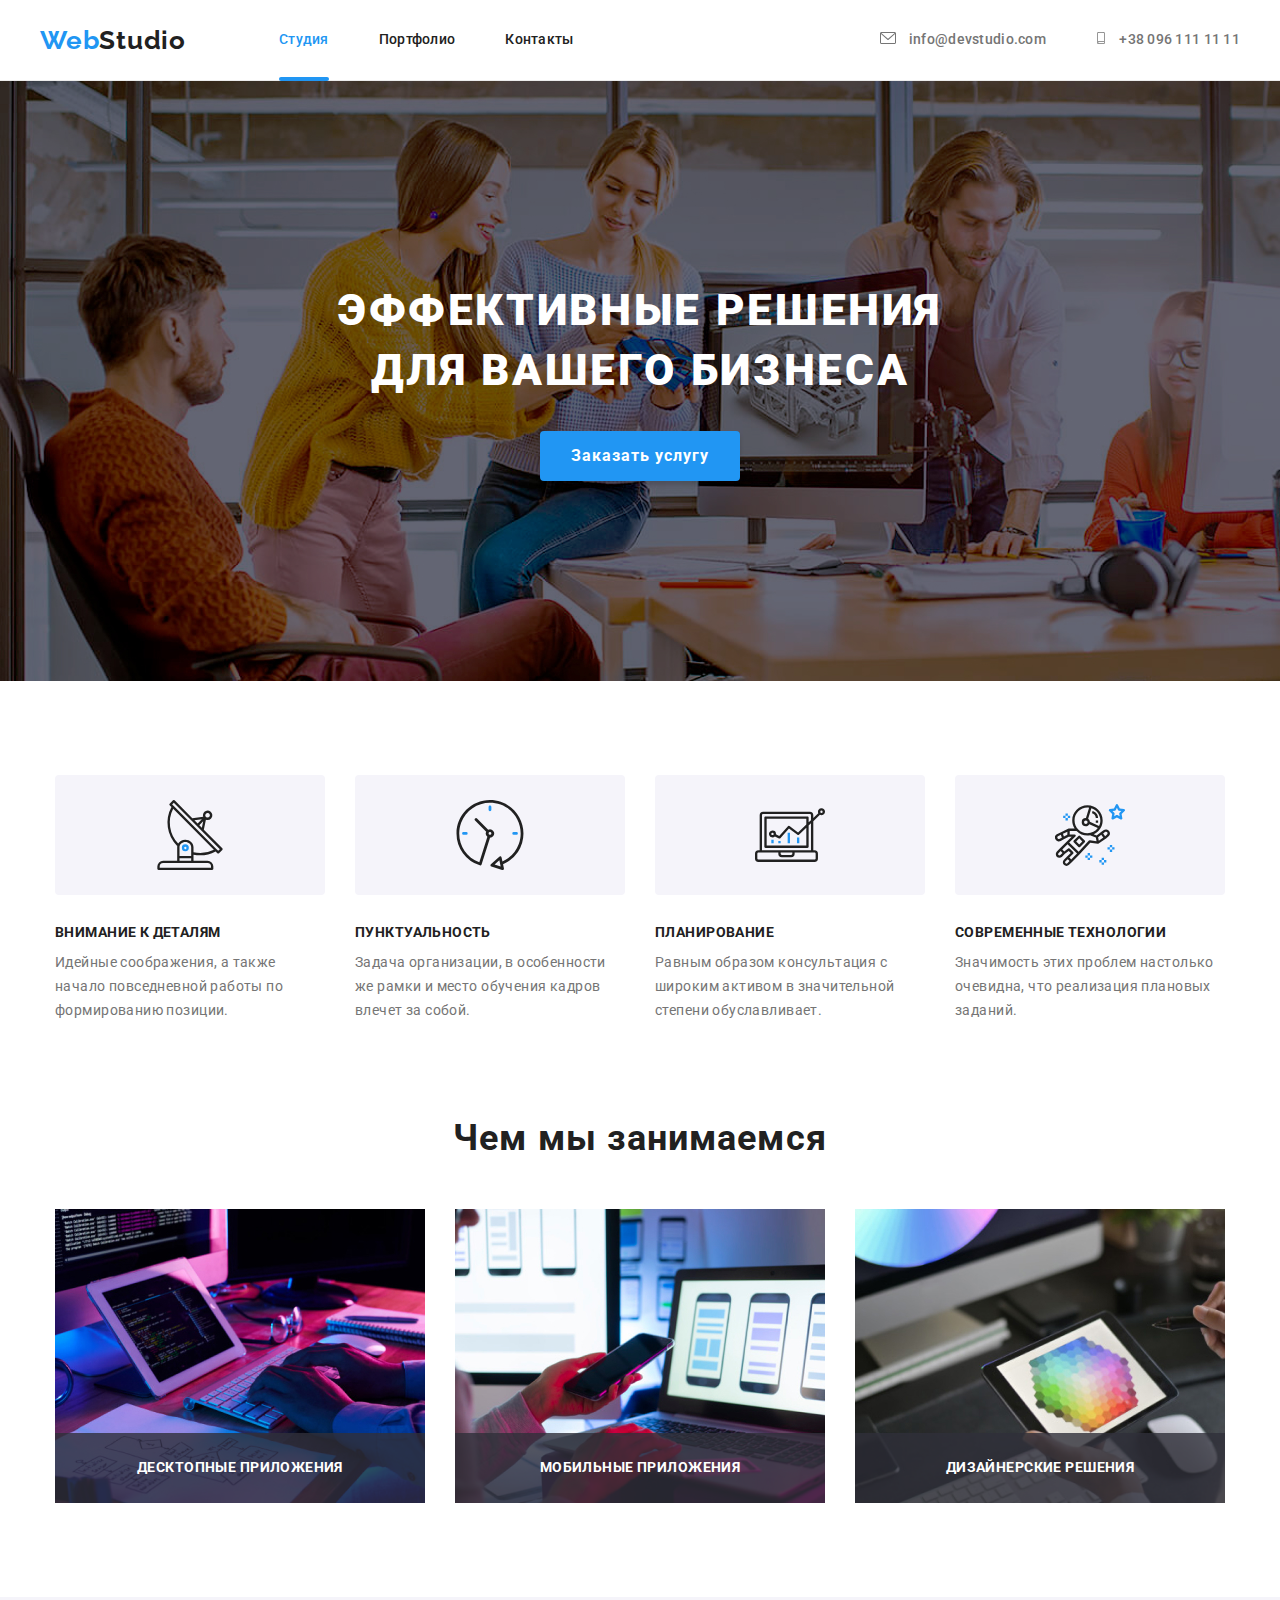
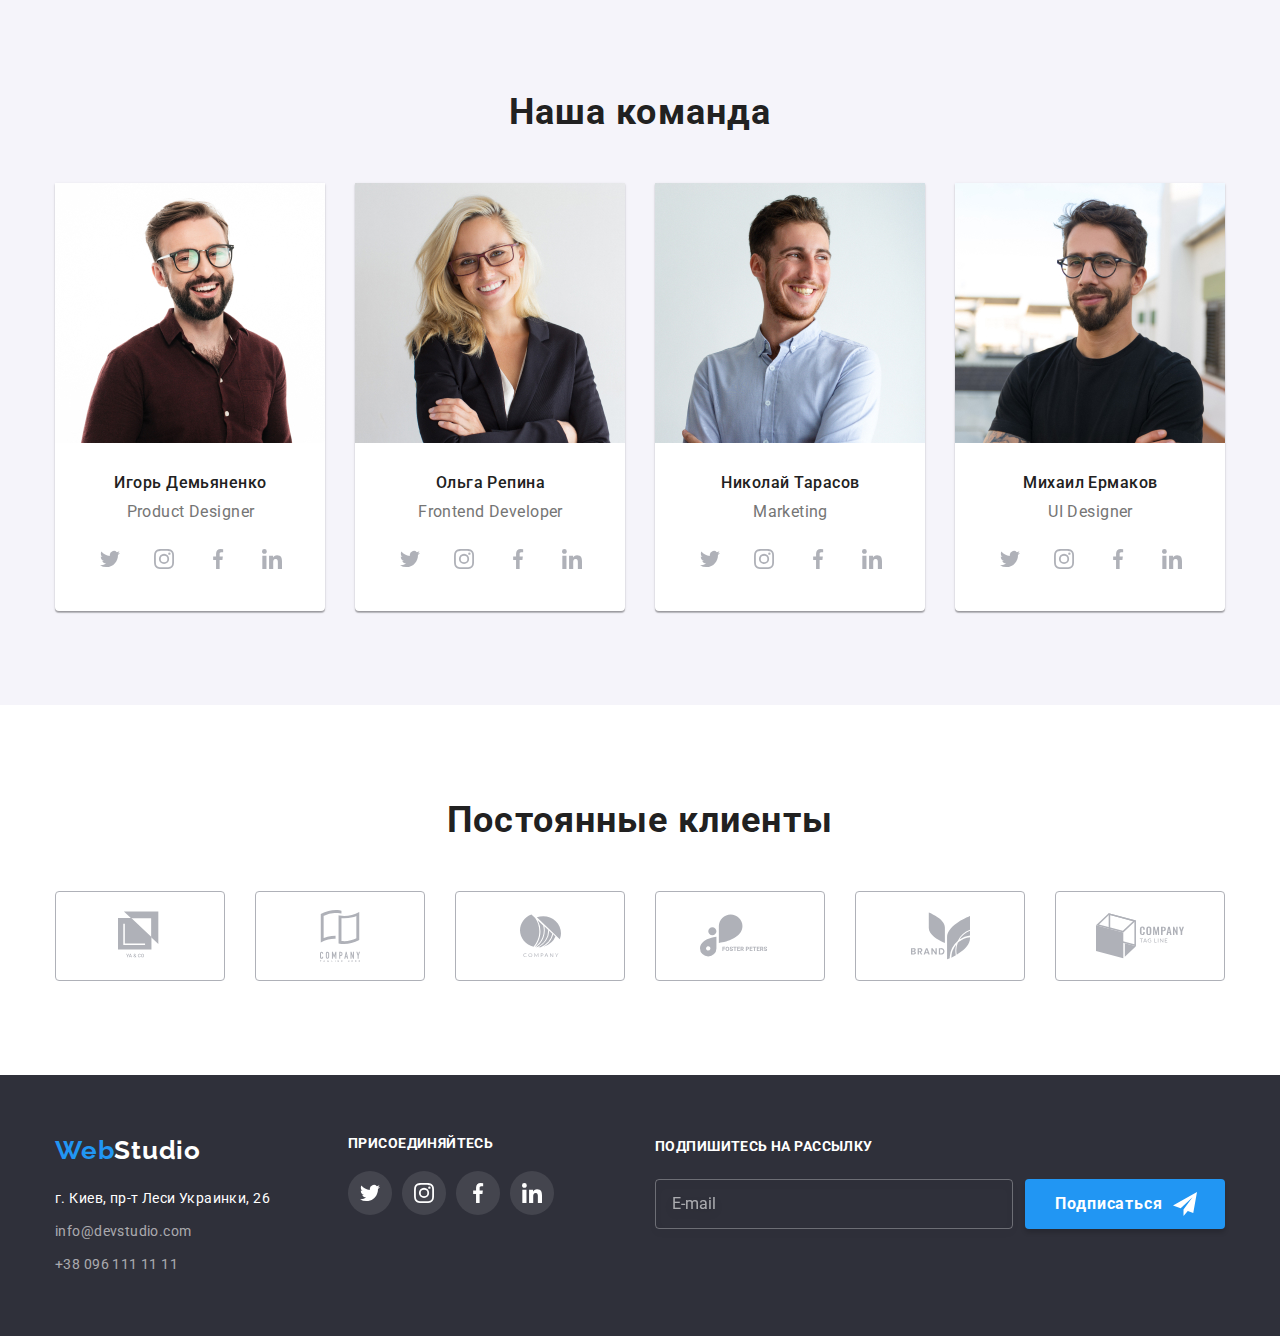
<file: index.html>
<!DOCTYPE html>
<html lang="ru">

<head>
    <meta charset="UTF-8">
    <meta http-equiv="X-UA-Compatible" content="IE=edge">
    <meta name="viewport" content="width=device-width, initial-scale=1.0">
    <link rel="preconnect" href="https://fonts.gstatic.com">
    <link href="https://fonts.googleapis.com/css2?family=Raleway:wght@700&family=Roboto:wght@400;500;900&display=swap" rel="stylesheet">
    <link rel="stylesheet" href="./css/modern-normalize.css">
    <link rel="stylesheet" href="./css/positioning/base.css">
    <link rel="stylesheet" href="./css/styles/base.css">
    <link rel="stylesheet" href="./css/positioning/studio.css">
    <link rel="stylesheet" href="./css/styles/studio.css">
    <title>Document</title>
</head>

<body>
    <header>
        <div class="centrion">
            <nav>
                <a href="./index.html" class="logo"><span>Web</span>Studio</a>
                <ul>
                    <li>
                        <a class="activated" href="./index.html">Студия</a>
                    </li>
                    <li>
                        <a href="./portfolio.html">Портфолио</a>
                    </li>
                    <li>
                        <a href="./contacts.html">Контакты</a>
                    </li>
                </ul>
            </nav>
            <address>
                <a href="mailto:info@devstudio.com">
                    <svg class="icon">
                        <use xlink:href="./images/sprite.svg#mail"></use>
                    </svg>
                    info@devstudio.com
                </a>

                <a href="tel:+380961111111">
                    <svg class="icon">
                        <use href="./images/sprite.svg#tel"></use>
                    </svg>
                    +38 096 111 11 11
                </a>
            </address>
        </div>
    </header>

    <main>
        <section class="hero">
            <h1>Эффективные решения для вашего бизнеса</h1>
            <button data-modal-open="">Заказать услугу</button>

        </section>
        <section class="work">
            <div class="centrion">
                <h2 class="disable">Наши ценности</h2>
                <ul>
                    <li>
                        <div class="back">
                            <svg>
                                <use href=./images/sprite.svg#antenna></use>
                            </svg>
                        </div>
                        <h3>Внимание к деталям</h3>
                        <p>Идейные соображения, а также начало повседневной работы по формированию позиции.</p>
                    </li>
                    <li>
                        <div class="back">
                            <svg>
                                <use href=./images/sprite.svg#clock></use>
                            </svg>
                        </div>
                        <h3>Пунктуальность</h3>
                        <p>Задача организации, в особенности же рамки и место обучения кадров влечет за собой.</p>
                    </li>
                    <li>
                        <div class="back">
                            <svg>
                                <use href=./images/sprite.svg#comp></use>
                            </svg>
                        </div>
                        <h3>Планирование</h3>
                        <p>Равным образом консультация с широким активом в значительной степени обуславливает.</p>
                    </li>
                    <li>
                        <div class="back">
                            <svg>
                                <use href=./images/sprite.svg#astronaut></use>
                            </svg>
                        </div>
                        <h3>Современные технологии</h3>
                        <p>Значимость этих проблем настолько очевидна, что реализация плановых заданий.</p>
                    </li>
                </ul>
            </div>
        </section>
        <section class="photos">
            <div class="centrion">
                <h2 class="super">Чем мы занимаемся</h2>
                <ul>
                    <li>
                        <img src="./images/studio/img1.jpg" alt="Програмирование">
                        <h3>
                            Десктопные приложения
                        </h3>
                    </li>
                    <li>
                        <img src="./images/studio/img2.jpg" alt="Смартфон в руке">
                        <h3>
                            Мобильные приложения
                        </h3>
                    </li>
                    <li>
                        <img src="./images/studio/img3.jpg" alt="Рисование на планшете">
                        <h3>
                            Дизайнерские решения
                        </h3>
                    </li>
                </ul>
            </div>
        </section>
        <section class="team">
            <div class="centrion">
                <h2 class="super">Наша команда</h2>
                <ul>
                    <li>
                        <img src="./images/studio/img4.jpg" alt="Фото сотрудника">
                        <div class="textcard">
                            <h3>Игорь Демьяненко</h3>
                            <p>Product Designer</p>
                            <ul class="social">
                                <li>
                                    <a href="https://twitter.com/">
                                        <svg class="icon">
                                            <use href="./images/sprite.svg#twitt"></use>
                                        </svg>
                                    </a>

                                </li>
                                <li>
                                    <a href="https://www.instagram.com/">
                                        <svg class="icon">
                                            <use href="./images/sprite.svg#insta"></use>
                                        </svg>
                                    </a>
                                </li>
                                <li>
                                    <a href="https://www.facebook.com/">
                                        <svg class="icon">
                                            <use href="./images/sprite.svg#face"></use>
                                        </svg>
                                    </a>
                                </li>
                                <li>
                                    <a href="https://www.linkedin.com/">
                                        <svg class="icon">
                                            <use href="./images/sprite.svg#in"></use>
                                        </svg>
                                    </a>
                                </li>
                            </ul>
                        </div>
                    </li>
                    <li>
                        <img src="./images/studio/img5.jpg" alt="Фото сотрудника">
                        <div class="textcard">
                            <h3>Ольга Репина</h3>
                            <p>Frontend Developer</p>
                            <ul class="social">
                                <li>
                                    <a href="https://twitter.com/">
                                        <svg class="icon">
                                            <use href="./images/sprite.svg#twitt"></use>
                                        </svg>
                                    </a>

                                </li>
                                <li>
                                    <a href="https://www.instagram.com/">
                                        <svg class="icon">
                                            <use href="./images/sprite.svg#insta"></use>
                                        </svg>
                                    </a>
                                </li>
                                <li>
                                    <a href="https://www.facebook.com/">
                                        <svg class="icon">
                                            <use href="./images/sprite.svg#face"></use>
                                        </svg>
                                    </a>
                                </li>
                                <li>
                                    <a href="https://www.linkedin.com/">
                                        <svg class="icon">
                                            <use href="./images/sprite.svg#in"></use>
                                        </svg>
                                    </a>
                                </li>
                            </ul>
                        </div>
                    </li>
                    <li>
                        <img src="./images/studio/img6.jpg" alt="Фото сотрудника">
                        <div class="textcard">
                            <h3>Николай Тарасов</h3>
                            <p>Marketing</p>
                            <ul class="social">
                                <li>
                                    <a href="https://twitter.com/">
                                        <svg class="icon">
                                            <use href="./images/sprite.svg#twitt"></use>
                                        </svg>
                                    </a>

                                </li>
                                <li>
                                    <a href="https://www.instagram.com/">
                                        <svg class="icon">
                                            <use href="./images/sprite.svg#insta"></use>
                                        </svg>
                                    </a>
                                </li>
                                <li>
                                    <a href="https://www.facebook.com/">
                                        <svg class="icon">
                                            <use href="./images/sprite.svg#face"></use>
                                        </svg>
                                    </a>
                                </li>
                                <li>
                                    <a href="https://www.linkedin.com/">
                                        <svg class="icon">
                                            <use href="./images/sprite.svg#in"></use>
                                        </svg>
                                    </a>
                                </li>
                            </ul>
                        </div>
                    </li>
                    <li>
                        <img src="./images/studio/img7.jpg" alt="Фото сотрудника">
                        <div class="textcard">
                            <h3>Михаил Ермаков</h3>
                            <p>UI Designer</p>
                            <ul class="social">
                                <li>
                                    <a href="https://twitter.com/">
                                        <svg class="icon">
                                            <use href="./images/sprite.svg#twitt"></use>
                                        </svg>
                                    </a>

                                </li>
                                <li>
                                    <a href="https://www.instagram.com/">
                                        <svg class="icon">
                                            <use href="./images/sprite.svg#insta"></use>
                                        </svg>
                                    </a>
                                </li>
                                <li>
                                    <a href="https://www.facebook.com/">
                                        <svg class="icon">
                                            <use href="./images/sprite.svg#face"></use>
                                        </svg>
                                    </a>
                                </li>
                                <li>
                                    <a href="https://www.linkedin.com/">
                                        <svg class="icon">
                                            <use href="./images/sprite.svg#in"></use>
                                        </svg>
                                    </a>
                                </li>
                            </ul>
                        </div>
                    </li>
                </ul>
            </div>
        </section>
        <section class="clients">
            <div class="centrion">
                <h2 class="super">Постоянные клиенты</h2>
                <ul>
                    <li>
                        <a href="#">
                            <div class="back">
                                <svg class="icon">
                                    <use href="./images/sprite.svg#l1"></use>
                                </svg>
                            </div>
                        </a>
                    </li>
                    <li>
                        <a href="#">
                            <div class="back">
                                <svg class="icon">
                                    <use href="./images/sprite.svg#l2"></use>
                                </svg>
                            </div>
                        </a>
                    </li>
                    <li>
                        <a href="#">
                            <div class="back">
                                <svg class="icon">
                                    <use href="./images/sprite.svg#l3"></use>
                                </svg>
                            </div>
                        </a>
                    </li>
                    <li>
                        <a href="#">
                            <div class="back">
                                <svg class="icon">
                                    <use href="./images/sprite.svg#l4"></use>
                                </svg>
                            </div>
                        </a>
                    </li>
                    <li>
                        <a href="#">
                            <div class="back">
                                <svg class="icon">
                                    <use href="./images/sprite.svg#l5"></use>
                                </svg>
                            </div>
                        </a>
                    </li>
                    <li>
                        <a href="#">
                            <div class="back">
                                <svg class="icon">
                                    <use href="./images/sprite.svg#l6"></use>
                                </svg>
                            </div>
                        </a>
                    </li>
                </ul>
            </div>
        </section>
    </main>

    <footer>
        <div class="centrion">
            <div class="contacts"><a href="./index.html" class="logo"><span>Web</span>Studio</a>
                <address>
                    <a
                        href="https://www.google.com/maps/place/Lesi+Ukrainky+Blvd,+26,+Kyiv,+02000/@50.4265807,30.5361971,17z/data=!3m1!4b1!4m5!3m4!1s0x40d4cf0e033ecbe9:0x57a4dffefec77da0!8m2!3d50.4265807!4d30.5383858">г.
                        Киев, пр-т Леси Украинки, 26</a>
                    <a href="mailto:info@devstudio.com">info@devstudio.com</a>
                    <a href="tel:+380961111111">+38 096 111 11 11</a>
                </address>
            </div>
            <div class="connect">
                <p>присоединяйтесь</p>
                <ul class="social">
                    <li>
                        <a href="https://twitter.com/">
                            <svg class="icon">
                                <use href="./images/sprite.svg#twitt"></use>
                            </svg>
                        </a>

                    </li>
                    <li>
                        <a href="https://www.instagram.com/">
                            <svg class="icon">
                                <use href="./images/sprite.svg#insta"></use>
                            </svg>
                        </a>
                    </li>
                    <li>
                        <a href="https://www.facebook.com/">
                            <svg class="icon">
                                <use href="./images/sprite.svg#face"></use>
                            </svg>
                        </a>
                    </li>
                    <li>
                        <a href="https://www.linkedin.com/">
                            <svg class="icon">
                                <use href="./images/sprite.svg#in"></use>
                            </svg>
                        </a>
                    </li>
                </ul>

            </div>
            <div class="joinus">
                <form id="spam">
                    <label>подпишитесь на рассылку
                        <div class="send-items">
                            <input type="text" name="join" placeholder="E-mail">
                            <button type="submit">Подписаться</button>
                        </div>
                    </label>
                </form>
            </div>
    </footer>

    <div class="modal is_hidden" data-modal="">
        <div class="window">
            <button type="reset" data-modal-close="">
                <svg width="11" height="11" xmlns="http://www.w3.org/2000/svg">
                    <path
                        d="M11 1.108L9.892 0 5.5 4.392 1.108 0 0 1.108 4.392 5.5 0 9.892 1.108 11 5.5 6.608 9.892 11 11 9.892 6.608 5.5 11 1.108z" />
                </svg>
            </button>
            <form id="form" autocomplete="on">
                <fieldset form="form">
                    <legend>Оставьте свои данные, мы вам перезвоним</legend>
                    <label class="name">
                        Имя
                        <div class="input">
                            <input type="text" name="name">
                            <svg class="icon">
                                <use href="./images/studio/form.svg#name"></use>
                            </svg>
                        </div>
                    </label>
                    <label class="tel">
                        Телефон
                        <div class="input">
                            <input type="text" name="tel">
                            <svg class="icon">
                                <use href="./images/studio/form.svg#tel"></use>
                            </svg>
                        </div>
                    </label>
                    <label class="mail">
                        Почта
                        <div class="input">
                            <input type="text" name="mail">
                            <svg class="icon">
                                <use href="./images/studio/form.svg#mail"></use>
                            </svg>
                        </div>
                    </label><label for="comment">Комментарий
                        <textarea name="comment" placeholder="Введите текст"></textarea>
                    </label>
                </fieldset>
                <label class="license">
                    <div class="checkbox">
                        <input type="checkbox" name="license">
                        <svg class="icon">
                            <use href="./images/studio/form.svg#box"></use>
                        </svg>
                    </div>
                    Соглашаюсь с рассылкой и принимаю <a href="#">Условия договора</a>
                </label>

                <button type="submit" autofocus data-modal-close="">Отправить</button>
            </form>
        </div>
    </div>
    <script src="./js/modal.js"></script>
</body>


</html>
</file>
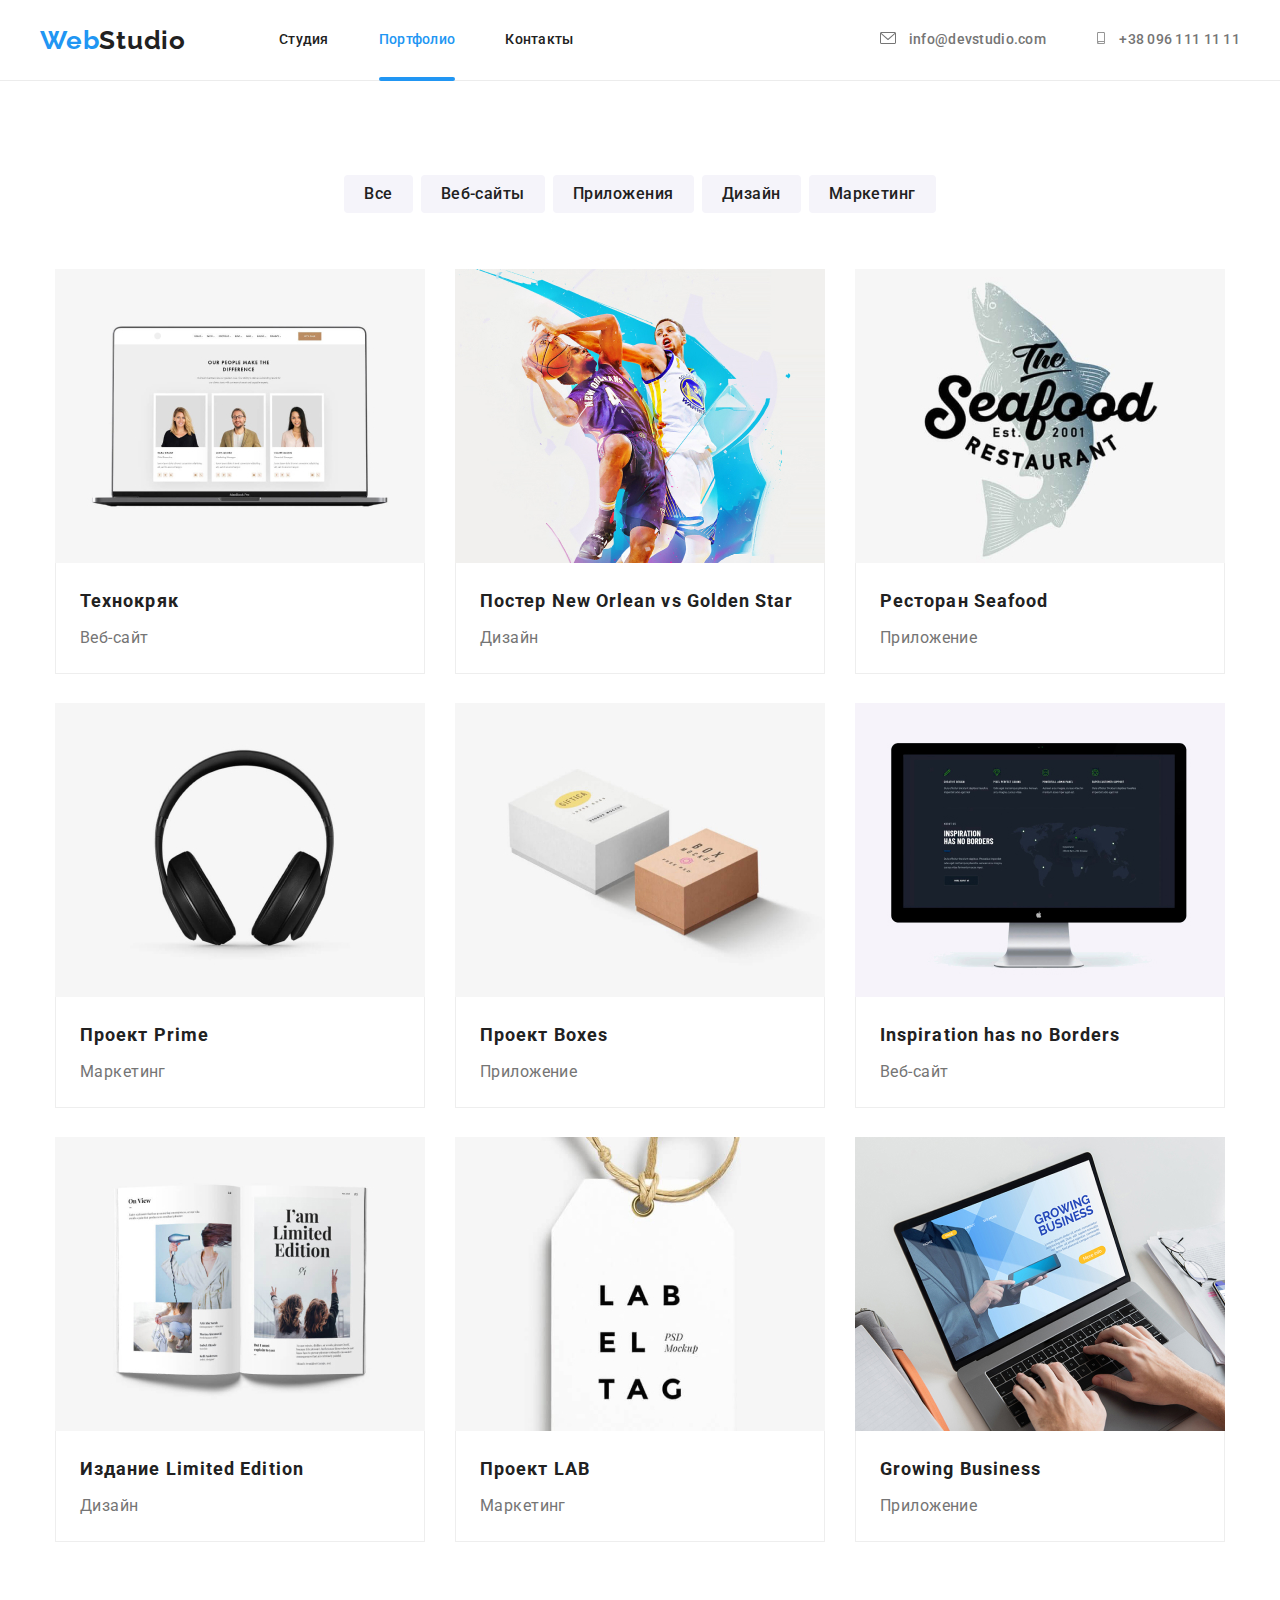
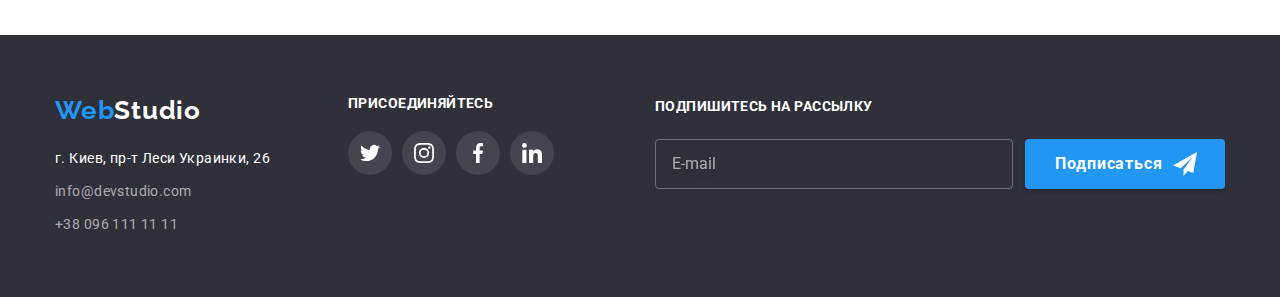
<file: portfolio.html>
<!DOCTYPE html>
<html lang="ru">

<head>
    <meta charset="UTF-8">
    <meta http-equiv="X-UA-Compatible" content="IE=edge">
    <meta name="viewport" content="width=device-width, initial-scale=1.0">
    <link rel="preconnect" href="https://fonts.gstatic.com">
    <link href="https://fonts.googleapis.com/css2?family=Raleway:wght@700&family=Roboto:wght@400;500;900&display=swap" rel="stylesheet">
    <link rel="stylesheet" href="./css/modern-normalize.css">
    <link rel="stylesheet" href="./css/positioning/base.css">
    <link rel="stylesheet" href="./css/styles/base.css">
    <link rel="stylesheet" href="./css/positioning/portfolio.css">
    <link rel="stylesheet" href="./css/styles/portfolio.css">
    <title>Document</title>
</head>

<body>
    <header>
        <div class="centrion">
            <nav>
                <a href="./index.html" class="logo"><span>Web</span>Studio</a>
                <ul>
                    <li>
                        <a href="./index.html">Студия</a>
                    </li>
                    <li>
                        <a class="activated" href="./portfolio.html">Портфолио</a>
                    </li>
                    <li>
                        <a href="./contacts.html">Контакты</a>
                    </li>
                </ul>
            </nav>
            <address>
                <a href="mailto:info@devstudio.com">
                    <svg class="icon">
                        <use xlink:href="./images/sprite.svg#mail"></use>
                    </svg>
                    info@devstudio.com
                </a>

                <a href="tel:+380961111111">
                    <svg class="icon">
                        <use href="./images/sprite.svg#tel"></use>
                    </svg>
                    +38 096 111 11 11
                </a>
            </address>
        </div>
    </header>

    <main>
        <h1 class="disable">Портфолио</h1>

        <section>
            <div class="centrion">
                <h2 class="disable">Наши работы</h2>
                <ul class="buttons">
                    <li><button>Все</button></li>
                    <li><button>Веб-сайты</button></li>
                    <li><button>Приложения</button></li>
                    <li><button>Дизайн</button></li>
                    <li><button>Маркетинг</button></li>
                </ul>

                <ul class="cards">
                    <li>
                        <a href="#">
                            <div class="card">
                                <div class="pic">
                                    <img src="./images/portfolio/img1.jpg " alt="ноут ">
                                    <p>Технокряк это современная площадка распространения коронавируса. Компании используют эту платформу для цифрового шпионажа и атак на защищённые сервера конкурентов.
                                    </p>
                                </div>
                                <div class="textcard">
                                    <h3>Технокряк</h3>
                                    <p>Веб-сайт</p>
                                </div>
                            </div>
                        </a>

                    </li>
                    <li>
                        <a href="#">
                            <div class="card">
                                <div class="pic">
                                    <img src="./images/portfolio/img2.jpg " alt="ноут ">
                                    <p>Технокряк это современная площадка распространения коронавируса. Компании используют эту платформу для цифрового шпионажа и атак на защищённые сервера конкурентов.
                                    </p>
                                </div>
                                <div class="textcard">
                                    <h3>Постер New Orlean vs Golden Star</h3>
                                    <p>Дизайн</p>
                                </div>
                            </div>
                        </a>

                    </li>
                    <li>
                        <a href="#">
                            <div class="card">
                                <div class="pic">
                                    <img src="./images/portfolio/img3.jpg " alt="ноут ">
                                    <p>Технокряк это современная площадка распространения коронавируса. Компании используют эту платформу для цифрового шпионажа и атак на защищённые сервера конкурентов.
                                    </p>
                                </div>
                                <div class="textcard">
                                    <h3>Ресторан Seafood</h3>
                                    <p>Приложение</p>
                                </div>
                            </div>
                        </a>

                    </li>
                    <li>
                        <a href="#">
                            <div class="card">
                                <div class="pic">
                                    <img src="./images/portfolio/img4.jpg " alt="ноут ">
                                    <p>Технокряк это современная площадка распространения коронавируса. Компании используют эту платформу для цифрового шпионажа и атак на защищённые сервера конкурентов.
                                    </p>
                                </div>
                                <div class="textcard">
                                    <h3>Проект Prime</h3>
                                    <p>Маркетинг</p>
                                </div>
                            </div>
                        </a>

                    </li>
                    <li>
                        <a href="#">
                            <div class="card">
                                <div class="pic">
                                    <img src="./images/portfolio/img5.jpg " alt="ноут ">
                                    <p>Технокряк это современная площадка распространения коронавируса. Компании используют эту платформу для цифрового шпионажа и атак на защищённые сервера конкурентов.
                                    </p>
                                </div>
                                <div class="textcard">
                                    <h3>Проект Boxes</h3>
                                    <p>Приложение</p>
                                </div>
                            </div>
                        </a>

                    </li>
                    <li>
                        <a href="#">
                            <div class="card">
                                <div class="pic">
                                    <img src="./images/portfolio/img6.jpg " alt="ноут ">
                                    <p>Технокряк это современная площадка распространения коронавируса. Компании используют эту платформу для цифрового шпионажа и атак на защищённые сервера конкурентов.
                                    </p>
                                </div>
                                <div class="textcard">
                                    <h3>Inspiration has no Borders</h3>
                                    <p>Веб-сайт</p>
                                </div>
                            </div>
                        </a>

                    </li>
                    <li>
                        <a href="#">
                            <div class="card">
                                <div class="pic">
                                    <img src="./images/portfolio/img7.jpg " alt="ноут ">
                                    <p>Технокряк это современная площадка распространения коронавируса. Компании используют эту платформу для цифрового шпионажа и атак на защищённые сервера конкурентов.
                                    </p>
                                </div>
                                <div class="textcard">
                                    <h3>Издание Limited Edition</h3>
                                    <p>Дизайн</p>
                                </div>
                            </div>
                        </a>

                    </li>
                    <li>
                        <a href="#">
                            <div class="card">
                                <div class="pic">
                                    <img src="./images/portfolio/img8.jpg " alt="ноут ">
                                    <p>Технокряк это современная площадка распространения коронавируса. Компании используют эту платформу для цифрового шпионажа и атак на защищённые сервера конкурентов.
                                    </p>
                                </div>
                                <div class="textcard">
                                    <h3>Проект LAB</h3>
                                    <p>Маркетинг</p>
                                </div>
                            </div>
                        </a>

                    </li>
                    <li>
                        <a href="#">
                            <div class="card">
                                <div class="pic">
                                    <img src="./images/portfolio/img9.jpg " alt="ноут ">
                                    <p>Технокряк это современная площадка распространения коронавируса. Компании используют эту платформу для цифрового шпионажа и атак на защищённые сервера конкурентов.
                                    </p>
                                </div>
                                <div class="textcard">
                                    <h3>Growing Business</h3>
                                    <p>Приложение</p>
                                </div>
                            </div>
                        </a>

                    </li>
                </ul>
            </div>
        </section>
    </main>

    <footer>
        <div class="centrion">
            <div class="contacts"><a href="./index.html" class="logo"><span>Web</span>Studio</a>
                <address>
                    <a
                        href="https://www.google.com/maps/place/Lesi+Ukrainky+Blvd,+26,+Kyiv,+02000/@50.4265807,30.5361971,17z/data=!3m1!4b1!4m5!3m4!1s0x40d4cf0e033ecbe9:0x57a4dffefec77da0!8m2!3d50.4265807!4d30.5383858">г.
                        Киев, пр-т Леси Украинки, 26</a>
                    <a href="mailto:info@devstudio.com">info@devstudio.com</a>
                    <a href="tel:+380961111111">+38 096 111 11 11</a>
                </address>
            </div>
            <div class="connect">
                <p>присоединяйтесь</p>
                <ul class="social">
                    <li>
                        <a href="#">
                            <svg class="icon">
                                <use href="./images/sprite.svg#twitt"></use>
                            </svg>
                        </a>

                    </li>
                    <li>
                        <a href="#">
                            <svg class="icon">
                                <use href="./images/sprite.svg#insta"></use>
                            </svg>
                        </a>
                    </li>
                    <li>
                        <a href="#">
                            <svg class="icon">
                                <use href="./images/sprite.svg#face"></use>
                            </svg>
                        </a>
                    </li>
                    <li>
                        <a href="#">
                            <svg class="icon">
                                <use href="./images/sprite.svg#in"></use>
                            </svg>
                        </a>
                    </li>
                </ul>


            </div>
            <div class="joinus">
                <label>подпишитесь на рассылку
                    <div class="send-items">
                        <input type="text" name="join" placeholder="E-mail">
                        <button>Подписаться</button>
                    </div>
                </label>
            </div>
    </footer>
</body>

</html>
</file>
<file: css/positioning/base.css>
* {
    margin: 0;
    padding: 0;
}

body {
    height: auto;
}

ul {
    max-width: 1600px;
}

img {
    display: block;
    max-width: 100%;
    height: auto;
}

header,
header>div,
nav,
ul,
address,
.textcard,
.social a {
    display: flex;
    align-items: center;
    justify-content: space-between;
}

ul.social {
    column-gap: 10px;
}

.social a {
    width: 44px;
    height: 44px;
    justify-content: center;
    align-items: center;
}

body .social li {
    max-width: max-content;
    border: none;
    box-shadow: none;
}

.centrion {
    width: 1200px;
    margin: 0 auto;
    padding: 0 15px;
}

.textcard {
    justify-content: center;
    flex-direction: column;
}

.disable {
    position: absolute;
    top: -1984px;
    left: -1984px;
}

.is_hidden {
    visibility: collapse;
    opacity: 0;
    pointer-events: none;
}


/* Header */

header nav {
    column-gap: 93px;
}

header ul,
header address {
    column-gap: 50px;
}

header .centrion {
    padding: 0;
}

header nav li a {
    display: inline-block;
    position: relative;
    padding: 32px 0 32px 0;
}

header nav li a::after {
    content: "";
    display: inline-block;
    width: 100%;
    height: 4px;
    position: absolute;
    bottom: -1px;
    left: 0;
}

header address svg {
    margin-right: 10px;
    max-height: 12px;
}

header a[href*="mailto"]>svg {
    width: 16px;
}

header a[href*="tel"]>svg {
    width: 10px;
}


/* Footer */

footer {
    padding: 60px 0 60px 0;
}

footer address {
    margin-top: 20px;
    flex-direction: column;
    align-items: flex-start;
    row-gap: 9px;
}

footer .centrion {
    display: flex;
    justify-content: space-between;
    column-gap: 70px;
}

footer div.connect>p {
    margin-bottom: 20px;
}

footer div.joinus {
    margin-left: 23px;
}

footer .send-items {
    margin-top: 20px;
    height: 50px;
    display: flex;
    column-gap: 12px;
}

footer .send-items input {
    height: 100%;
    width: 358px;
}

footer .joinus .send-items button {
    height: 100%;
    width: 200px;
    position: relative;
    padding: 0 32px 0 0;
}

footer .joinus .send-items button::after {
    content: "";
    display: inline-block;
    width: 24px;
    height: 24px;
    position: absolute;
    top: 13px;
    right: 28px;
}
</file>
<file: css/styles/base.css>
/* 
    Font Styles:
    Roboto 400, 500, 900;
    Raleway 700;
*/

:root {
    --color-accent: #2196F3;
    --color-text: #757575;
    --color-headlight: #212121;
    --color-antiaccent: white;
    --color-line: #ECECEC;
    --color-footback: #2F303A;
    --color-antifootback: rgba(255, 255, 255, 0.6);
    --color-team: #F5F4FA;
    --color-light-border: #EEEEEE;
    --color-foottransper: rgba(255, 255, 255, 0.1);
    --color-logos: #AFB1B8;
    --color-button: #188CE8;
    --color-herolay: rgba(47, 48, 58, 0.4);
    --color-photoback: rgba(47, 48, 58, 0.8);
    --color-modalback: rgba(0, 0, 0, 0.2);
}

* {
    list-style: none;
    text-decoration: none;
    color: unset;
}

*:visited {
    color: unset;
}

address {
    font-style: unset;
}

body,
h1,
h2,
h3,
h4,
h5,
h6 {
    font-family: Roboto, sans-serif;
    font-style: normal;
    font-weight: normal;
    font-size: 14px;
    line-height: 1.71;
    letter-spacing: 0.03em;
    color: var(--color-text);
}

svg.icon {
    fill: currentColor;
    color: inherit;
}

.social a {
    background-color: transparent;
    border-radius: 50%;
}

.social svg {
    width: 20px;
    height: 20px;
    object-fit: contain;
}


/* header */

header {
    font-weight: 500;
    line-height: 1.14;
    letter-spacing: 0.02em;
    color: var(--color-headlight);
    border-bottom: 1px solid var(--color-line);
}

.logo {
    font-family: Raleway, sans-serif;
    font-weight: bold;
    font-size: 26px;
    line-height: 1.19;
    letter-spacing: 0.03em;
    color: var(--color-headlight);
}

.logo>span {
    color: var(--color-accent);
}

header nav li a::after {
    background-color: transparent;
    border-radius: 2px;
}

address {
    color: var(--color-text);
}


/* footer */

footer {
    background: var(--color-footback);
}

footer .logo {
    color: var(--color-antiaccent);
}

footer a {
    color: var(--color-antifootback);
}

footer address a:first-child {
    color: var(--color-antiaccent);
}

footer .connect p,
footer .joinus label {
    line-height: 1.142857142857142857;
    font-weight: bold;
    text-transform: uppercase;
    color: var(--color-antiaccent);
}

footer .social svg {
    fill: var(--color-antiaccent);
}

footer .social a {
    background-color: var(--color-foottransper);
}

footer .send-items input {
    background-color: transparent;
    border: 1px solid rgba(255, 255, 255, 0.3);
    box-sizing: border-box;
    filter: drop-shadow(0px 4px 4px rgba(0, 0, 0, 0.15));
    border-radius: 4px;
    padding-left: 16px;
}

footer .send-items input::placeholder {
    height: 100%;
    font-size: 16px;
    color: var(--color-antifootback);
}

footer .send-items button {
    background: var(--color-accent);
    box-shadow: 0px 4px 4px rgba(0, 0, 0, 0.15);
    border-radius: 4px;
    border: none;
    font-weight: bold;
    font-size: 16px;
    line-height: 1.87;
    letter-spacing: 0.06em;
    color: var(--color-antiaccent);
}

footer .send-items button::after {
    background-color: transparent;
    background-image: url(../../images/send.svg);
    background-repeat: no-repeat;
}


/* Reaction */

*,
*::after {
    transition-duration: 250ms;
    transition-timing-function: cubic-bezier(0.4, 0, 0.2, 1);
}

*:focus,
*:hover {
    outline: none;
}

a:hover,
a:focus,
li:hover a,
footer address a:hover,
footer address a:focus,
.activated {
    color: var(--color-accent);
}

a.logo:focus,
a.logo:hover {
    color: rgb(221, 188, 2);
}

.social a:hover,
.social a:focus {
    background-color: var(--color-accent);
}

header nav li:hover a::after,
header nav li a:focus::after,
.activated::after {
    background-color: var(--color-accent);
}

body button:active {
    background-color: var(--color-button);
}
</file>
<file: css/positioning/studio.css>
.hero {
    height: 600px;
    display: flex;
    flex-direction: column;
    align-items: center;
    justify-content: center;
}

.hero h1 {
    width: 696px;
    margin: 0 auto 30px auto;
}

.hero button {
    width: 200px;
    height: 50px;
    display: flex;
    align-items: center;
    text-align: center;
    justify-content: center;
    margin: 0 auto;
}

.super {
    padding-bottom: 50px;
}

.work p {
    margin-top: 10px;
}

section:not(.hero) {
    padding: 94px 0 94px 0;
}

section.work {
    padding-bottom: 0;
}

main ul {
    column-gap: 30px;
}

.work li {
    width: 270px;
}

.work li svg {
    width: 70px;
}

.back {
    height: 120px;
    display: flex;
    align-items: center;
    justify-content: center;
}

.photos li {
    position: relative;
}

.photos li h3 {
    position: absolute;
    bottom: 0;
    width: 100%;
    height: 70px;
    text-align: center;
    padding: 27px 0 27px 0;
}

.textcard {
    align-items: center;
    padding: 30px 59px 30px 60px;
}

.textcard>h3 {
    width: max-content;
}

.textcard>p {
    margin-top: 10px;
}

.team ul.social {
    margin-top: 16px;
}

.clients .back {
    width: 170px;
    height: 90px;
    object-fit: contain;
}

.clients li:nth-child(1) svg {
    width: 44.27px;
}

.clients li:nth-child(2) svg {
    width: 40px;
}

.clients li:nth-child(3) svg {
    width: 41px;
}

.clients li:nth-child(4) svg {
    width: 79.66px;
}

.clients li:nth-child(5) svg {
    width: 59px;
}

.clients li:nth-child(6) svg {
    width: 88.48px;
}

.modal {
    position: fixed;
    width: 100vw;
    height: 100vh;
    top: 0;
}

.modal .window {
    position: absolute;
    top: 50%;
    left: 50%;
    width: 528px;
    height: 581px;
    transform: translate(-50%, -50%);
    padding: 40px;
}

.modal .window button[type="reset"] {
    width: 30px;
    height: 30px;
    border: none;
    box-shadow: none;
    position: absolute;
    top: 8px;
    right: 8px;
}

.modal .window legend {
    width: 100%;
    margin: 0;
}

.modal .window form {
    display: flex;
    flex-direction: column;
    align-items: center;
    justify-content: space-around;
}

.modal .window label {
    display: block;
    margin-top: 10px;
}

.modal .window textarea,
.modal .window input[type="text"] {
    display: block;
}

.modal .window input[type="text"] {
    width: 448px;
    height: 40px;
    margin-top: 4px;
}

.modal .window .input,
.modal .window .checkbox {
    position: relative;
}

.modal .window form svg {
    position: absolute;
    top: 11px;
    left: 12px;
    width: 18px;
    height: 18px;
    object-fit: contain;
    background-color: transparent;
}

.modal .window form .checkbox svg {
    top: 3px;
    left: -1px;
}

.modal .window textarea {
    width: 448px;
    height: 120px;
    resize: none;
    margin-top: 4px;
}

.modal .window label.license {
    margin-top: 20px;
}

.modal .window label .checkbox {
    width: 18px;
    height: 18px;
    display: inline-block;
    margin-right: 7px;
}

.modal .window button[type="submit"] {
    margin-top: 30px;
    width: 200px;
    height: 50px;
}
</file>
<file: css/styles/studio.css>
/* 
    Font Styles:
    Roboto 900;
*/
    
    .hero {
        background-color: var(--color-footback);
        background-color: var(--color-herolay);
        background-image: url("../../images/studio/heroback.jpg");
        background-blend-mode: darken;
        background-size: cover;
        background-repeat: no-repeat;
    }
    
    .hero h1 {
        font-weight: 900;
        font-size: 44px;
        line-height: 1.36;
        text-align: center;
        letter-spacing: 0.06em;
        text-transform: uppercase;
        color: var(--color-antiaccent);
    }
    
    .hero button {
        font-weight: bold;
        font-size: 16px;
        line-height: 1.87;
        letter-spacing: 0.06em;
        color: var(--color-antiaccent);
        background-color: var(--color-accent);
        box-shadow: 0px 4px 4px rgba(0, 0, 0, 0.15);
        border-radius: 4px;
        border-style: none;
    }
    
    .work h3,
    .photos h3 {
        font-weight: bold;
        line-height: 1.14;
        text-transform: uppercase;
        color: var(--color-headlight);
        margin-top: 30px;
    }
    
    .photos h3 {
        color: var(--color-antiaccent);
        background-color: var(--color-photoback);
    }
    
    .work .back {
        background: var(--color-team);
        border-radius: 4px;
    }
    
    .super {
        font-weight: bold;
        font-size: 36px;
        line-height: 1.167;
        text-align: center;
        color: var(--color-headlight);
    }
    
    .team {
        background-color: var(--color-team);
    }
    
    .team h3 {
        font-weight: 500;
        color: var(--color-headlight);
    }
    
    .team h3,
    .team p {
        font-size: 16px;
        line-height: 1.1875;
        text-align: center;
    }
    
    .team li {
        background: var(--color-antiaccent);
        width: 270px;
        box-shadow: 0px 1px 3px rgba(0, 0, 0, 0.12), 0px 1px 1px rgba(0, 0, 0, 0.14), 0px 2px 1px rgba(0, 0, 0, 0.2);
        border-radius: 0px 0px 4px 4px;
    }
    
    .team .social svg {
        fill: var(--color-logos);
    }
    
    .clients .back {
        border: 1px solid var(--color-logos);
        border-radius: 4px;
        color: var(--color-logos);
    }
    
    .modal {
        background-color: var(--color-modalback);
    }
    
    .modal .window {
        background-color: var(--color-antiaccent);
        box-shadow: 0px 1px 3px rgba(0, 0, 0, 0.12), 0px 1px 1px rgba(0, 0, 0, 0.14), 0px 2px 1px rgba(0, 0, 0, 0.2);
        border-radius: 4px;
        position: relative;
    }
    
    .modal .window button[type="reset"] {
        background-color: var(--color-antiaccent);
        border: 1px solid rgba(0, 0, 0, 0.1);
        border-radius: 50%;
    }
    
    .modal .window fieldset {
        border: none;
    }
    
    .modal .window legend {
        font-weight: bold;
        font-size: 20px;
        line-height: 23px;
        text-align: center;
        color: var(--color-headlight);
    }
    
    .modal .window label {
        font-size: 12px;
        line-height: 14px;
        letter-spacing: 0.01em;
    }
    
    .modal .window .input input,
    textarea {
        border: 1px solid rgba(33, 33, 33, 0.2);
        border-radius: 4px;
        padding-left: 32px;
        outline: none;
    }
    
    .modal .window .input svg {
        fill: var(--color-headlight);
    }
    
    .modal .window textarea {
        padding: 12px 16px 12px 16px;
    }
    
    .modal .window label.license {
        font-size: 14px;
        line-height: 1.71;
    }
    
    .modal .window label.license a {
        color: var(--color-accent);
        text-decoration: underline;
    }
    
    .modal .window .checkbox svg {
        background-color: var(--color-antiaccent);
        --cborder: var(--color-headlight);
    }
    
    .modal .window button {
        box-shadow: 0px 4px 4px rgba(0, 0, 0, 0.15);
        border-radius: 4px;
        background-color: var(--color-accent);
        color: var(--color-antiaccent);
        border: none;
        font-weight: bold;
        font-size: 16px;
        line-height: 1.87;
        letter-spacing: 0.06em;
    }
    /* Reactions */
    
    .team .social a:hover svg,
    .team .social a:focus svg {
        fill: var(--color-antiaccent);
    }
    
    .clients a:hover svg,
    .clients a:focus svg {
        fill: var(--color-accent);
    }
    
    .clients a:hover .back,
    .clients a:focus .back {
        border-color: var(--color-accent);
        outline: none;
    }
    
    .modal .window .input input:focus,
    textarea:focus {
        border-color: var(--color-accent);
    }
    
    .modal .window button[type="reset"]:hover path,
    .modal .window button[type="reset"]:focus path,
    .modal .window .input input:focus+svg {
        fill: var(--color-accent);
    }
    
    .modal .window button[type="submit"]:active {
        background-color: var(--color-button);
    }
    
    .modal .window .checkbox input:checked+svg {
        --cborder: transparent;
        --cback: var(--color-accent);
    }
    
    .modal .window .checkbox input:focus+svg {
        --cborder: var(--color-accent);
    }
</file>
<file: css/positioning/portfolio.css>
section {
    padding: 94px 0 94px 0;
}

ul.buttons {
    justify-content: center;
    column-gap: 8px;
    margin-bottom: 56px;
}

ul.cards {
    column-gap: 30px;
    row-gap: 30px;
    flex-wrap: wrap;
    align-items: initial;
    justify-content: initial;
}

.pic {
    width: 370px;
    height: 294px;
    overflow: hidden;
    object-fit: contain;
    object-position: center;
}

.pic>p {
    width: 100%;
    height: 100%;
}

.textcard {
    align-items: flex-start;
    padding: 20px 24px 20px 24px;
}

.textcard>p {
    margin-top: 4px;
}

.cards li {
    width: 370px;
    height: 404px;
}
</file>
<file: css/styles/portfolio.css>
main h3 {
    font-weight: bold;
    font-size: 18px;
    line-height: 2.0;
    letter-spacing: 0.06em;
    color: var(--color-headlight);
}

main p {
    font-size: 16px;
    line-height: 1.87;
}

button {
    border: none;
    font-weight: 500;
    font-size: 16px;
    line-height: 1.62;
    text-align: center;
    letter-spacing: 0.03em;
    color: var(--color-headlight);
    background: var(--color-team);
    border-radius: 4px;
    padding: 6px 20px 6px 20px;
}

ul.cards .card {
    background: var(--color-antiaccent);
}

.textcard {
    border-left: 1px solid var(--color-light-border);
    border-right: 1px solid var(--color-light-border);
    border-bottom: 1px solid var(--color-light-border);
}

.pic>p {
    font-size: 18px;
    line-height: 1.56;
    color: var(--color-antiaccent);
    background-color: var(--color-accent);
    text-align: left;
    padding: 63px 24px 63px 24px;
    opacity: 0.9;
}


/* Reactions */

button:hover,
button:focus {
    color: var(--color-antiaccent);
    background: var(--color-accent);
    box-shadow: 0px 3px 1px rgba(0, 0, 0, 0.1), 0px 1px 2px rgba(0, 0, 0, 0.08), 0px 2px 2px rgba(0, 0, 0, 0.12);
}

.cards a:hover,
.cards a:focus {
    color: unset;
}

.cards a:hover .card,
.cards a:focus .card {
    box-shadow: 0px 1px 1px rgba(0, 0, 0, 0.12), 0px 4px 4px rgba(0, 0, 0, 0.06), 1px 4px 6px rgba(0, 0, 0, 0.16);
}

.card:hover .pic>p,
a:focus .card .pic>p {
    transform: translateY(-100%);
}
</file>
